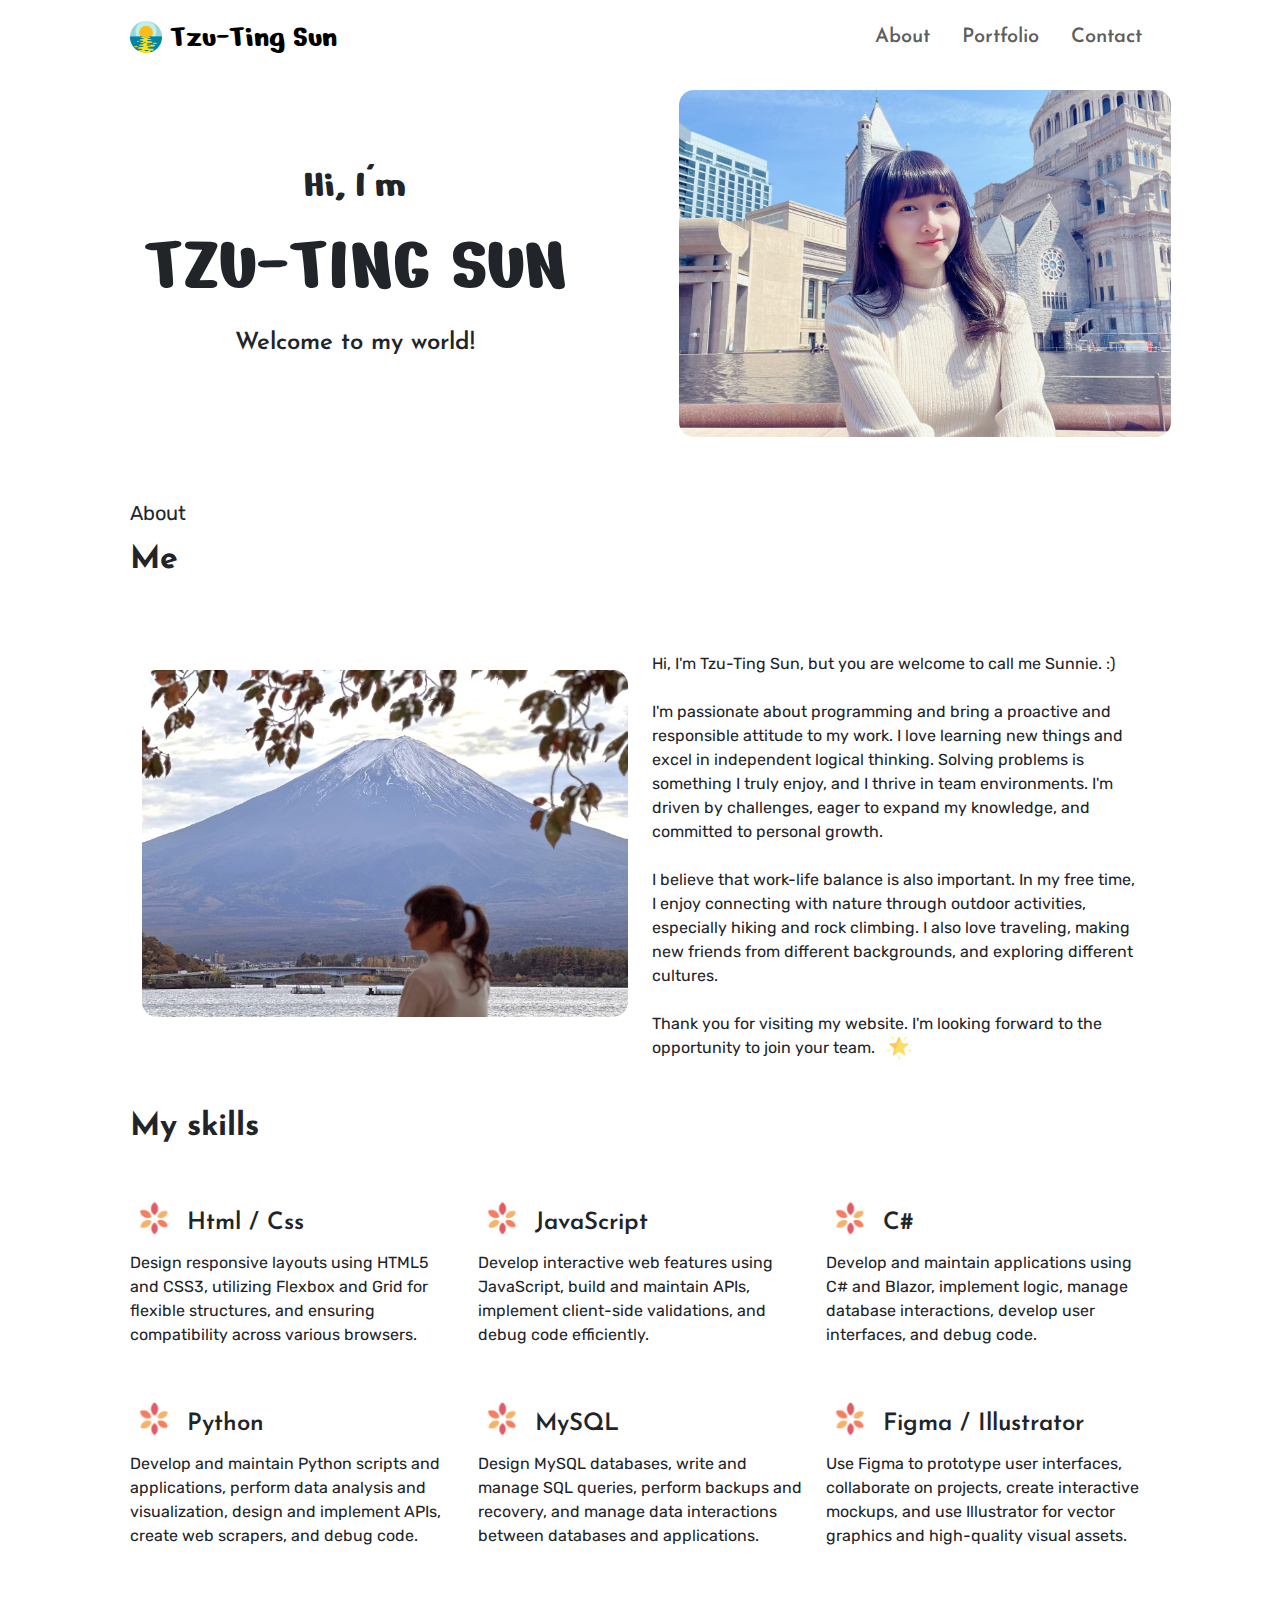
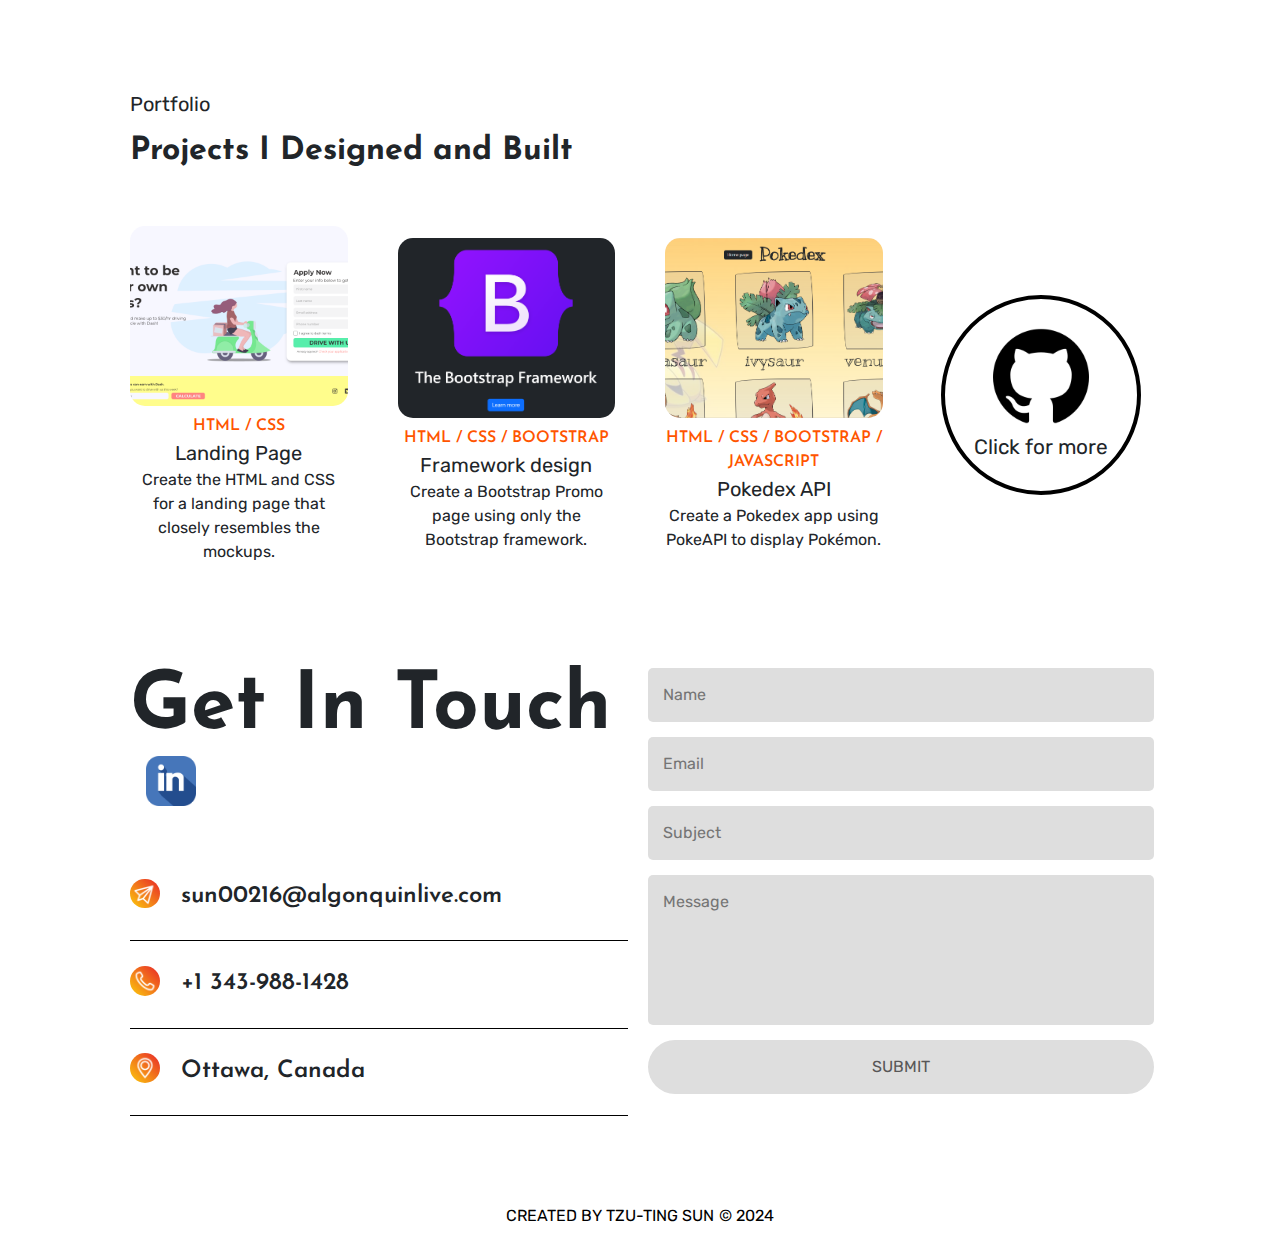
<file: index.html>
<!DOCTYPE html>
<html lang="en">

<head>
    <meta charset="UTF-8">
    <meta name="viewport" content="width=device-width, initial-scale=1.0">
    <title>Portfolio</title>
    <link rel="stylesheet" href="https://cdn.jsdelivr.net/npm/bootstrap@5.3.3/dist/css/bootstrap.min.css
  ">
    <link rel="stylesheet" href="style.css">
</head>

<body>
    <nav class="navbar navbar-expand-lg">
        <div class="container-lg">
            <img src="images/sunset.png" alt="Sunset" style="width: 2rem;" class="ms-5">
            <a class="navbar-brand ms-2 custom-font fs-2" href="#">Tzu-Ting Sun</a>
            <button class="navbar-toggler" type="button" data-bs-toggle="collapse"
                data-bs-target="#navbarSupportedContent" aria-controls="navbarSupportedContent" aria-expanded="false"
                aria-label="Toggle navigation">
                <span class="navbar-toggler-icon"></span>
            </button>
            <div class="collapse navbar-collapse" id="navbarSupportedContent">
                <ul class="navbar-nav ms-auto me-5 mb-lg-0 thiner-title-font fs-5">
                    <li class="nav-item me-3">
                        <a class="nav-link" href="#about">About</a>
                    </li>
                    <li class="nav-item me-3">
                        <a class="nav-link" href="#portfolio">Portfolio</a>
                    </li>
                    <li class="nav-item">
                        <a class="nav-link" href="#contact">Contact</a>
                    </li>
                </ul>
            </div>
        </div>
    </nav>
    <header class="p-3 text-center">
        <div class="container-lg">
            <div class="row align-items-center">
                <div class="col-lg">
                    <h1 class="custom-font">Hi, I'm</h1>
                    <h1 class="display-1 text-uppercase custom-font">Tzu-Ting Sun</h1>
                    <h4 class="mt-3 thiner-title-font">Welcome to my world!</h4>
                </div>
                <div class="col-lg align-items-center">
                    <img src="images/photo-header.jpg" alt="Photo" style="width: 90%; border-radius: 15px;">
                </div>
            </div>
        </div>
    </header>
    <main>
        <div class="container-lg">
            <section id="about" class="p-5">
                <h5 class="content-font mb-3">About</h5>
                <h2 class="fs-2 mb-5 title-font">Me</h2>
                <div class="container-lg mb-5">
                    <div class="row align-items-center">
                        <div class="col-lg">
                            <img src="images/photo-about.jpg" alt="Photo" style="width: 100%; border-radius: 15px;">
                        </div>
                        <div class="col-lg"><br>
                            <p class="content-font d-inline">Hi, I'm Tzu-Ting Sun, but you are welcome to call me
                                Sunnie. :)<br><br>I'm passionate about programming and bring a proactive and responsible
                                attitude to my work. I love learning new things and excel in independent logical
                                thinking. Solving problems is something I truly enjoy, and I thrive in team
                                environments. I'm driven by challenges, eager to expand my knowledge, and committed to
                                personal growth.
                                <br><br>I believe that work-life balance is also important. In my free time, I enjoy
                                connecting with nature through outdoor activities, especially hiking and rock climbing.
                                I also love traveling, making new friends from different backgrounds, and exploring
                                different cultures.
                                <br><br>Thank you for visiting my website. I'm looking forward to the opportunity to
                                join your team.
                            </p><img src="images/star.png" alt="Photo" style="width: 5%;" class="ms-2">
                        </div>
                    </div>
                </div>

                <h2 class="fs-2 mb-5 title-font">My skills</h2>
                <div class="row">
                    <div class="col-lg-4 col-md-6 col-sm-12 mb-5">
                        <div class="d-flex align-items-center">
                            <img src="images/leaf.png" alt="Leaf" class="mb-2" style="width: 15%;">
                            <span class="fs-4 thiner-title-font ms-2">Html / Css</span>
                        </div>
                        <p class="content-font">Design responsive layouts using HTML5 and CSS3, utilizing Flexbox and
                            Grid for flexible structures, and ensuring compatibility across various browsers.</p>
                    </div>
                    <div class="col-lg-4 col-md-6 col-sm-12 mb-5">
                        <div class="d-flex align-items-center">
                            <img src="images/leaf.png" alt="Leaf" class="mb-2" style="width: 15%;">
                            <span class="fs-4 thiner-title-font ms-2">JavaScript</span>
                        </div>
                        <p class="content-font">Develop interactive web features using JavaScript, build and maintain
                            APIs, implement client-side validations, and debug code efficiently.</p>
                    </div>
                    <div class="col-lg-4 col-md-6 col-sm-12 mb-5">
                        <div class="d-flex align-items-center">
                            <img src="images/leaf.png" alt="Leaf" class="mb-2" style="width: 15%;">
                            <span class="fs-4 thiner-title-font ms-2">C#</span>
                        </div>
                        <p class="content-font">Develop and maintain applications using C# and Blazor, implement logic,
                            manage database interactions, develop user interfaces, and debug code.</p>
                    </div>
                    <div class="col-lg-4 col-md-6 col-sm-12 mb-5">
                        <div class="d-flex align-items-center">
                            <img src="images/leaf.png" alt="Leaf" class="mb-2" style="width: 15%;">
                            <span class="fs-4 thiner-title-font ms-2">Python</span>
                        </div>
                        <p class="content-font">Develop and maintain Python scripts and applications, perform data
                            analysis and visualization, design and implement APIs, create web scrapers, and debug code.
                        </p>
                    </div>
                    <div class="col-lg-4 col-md-6 col-sm-12 mb-5">
                        <div class="d-flex align-items-center">
                            <img src="images/leaf.png" alt="Leaf" class="mb-2" style="width: 15%;">
                            <span class="fs-4 thiner-title-font ms-2">MySQL</span>
                        </div>
                        <p class="content-font">Design MySQL databases, write and manage SQL queries, perform backups
                            and recovery, and manage data interactions between databases and applications.</p>
                    </div>
                    <div class="col-lg-4 col-md-6 col-sm-12 mb-5">
                        <div class="d-flex align-items-center">
                            <img src="images/leaf.png" alt="Leaf" class="mb-2" style="width: 15%;">
                            <span class="fs-4 thiner-title-font ms-2">Figma / Illustrator</span>
                        </div>
                        <p class="content-font">Use Figma to prototype user interfaces, collaborate on projects, create
                            interactive mockups, and use Illustrator for vector graphics and high-quality visual assets.
                        </p>
                    </div>

                </div>
            </section>
            <section id="portfolio" class="p-5">
                <div class="row">
                    <div class="col mb-5">
                        <h5 class="content-font mb-3">Portfolio</h5>
                        <h2 class="fs-2 title-font">Projects I Designed and Built</h2>
                    </div>
                </div>
                <div class="project_list grid">
                    <div class="list_item g-col">
                        <a class="text-decoration-none text-dark" href="landing-page/index.html">
                            <div class="project_picture image-container">
                                <img src="images/landing_page.png" class="img-fluid custom-size" alt="project">
                            </div>
                            <div class="project_content">
                                <p class="thiner-title-font skill-set mt-2">HTML / CSS</p>
                                <p class="fs-5 content-font">Landing Page</p>
                                <p class="content-font">Create the HTML and CSS for a landing page that closely
                                    resembles the mockups. </p>
                            </div>
                        </a>
                    </div>
                    <div class="list_item g-col">
                        <a class="text-decoration-none text-dark" href="bootstrap/bootstrap.html">
                            <div class="project_picture image-container">
                                <img src="images/project_bootstrap.png" class="img-fluid custom-size" alt="project">
                            </div>
                            <div class="project_content">
                                <p class="thiner-title-font skill-set mt-2">HTML / CSS / BOOTSTRAP</p>
                                <p class="fs-5 content-font">Framework design</p>
                                <p class="content-font">Create a Bootstrap Promo page using only the Bootstrap
                                    framework.</p>
                            </div>
                        </a>
                    </div>
                    <div class="list_item g-col">
                        <a class="text-decoration-none text-dark" href="pokedex/index.html">
                            <div class="project_picture image-container">
                                <img src="images/pokedex.png" class="img-fluid custom-size" alt="project">
                            </div>
                            <div class="project_content">
                                <p class="thiner-title-font skill-set mt-2">HTML / CSS / BOOTSTRAP / JAVASCRIPT</p>
                                <p class="fs-5 content-font">Pokedex API</p>
                                <p class="content-font">Create a Pokedex app using PokeAPI to display Pokémon.</p>
                            </div>
                        </a>
                    </div>
                    <div class="list_item g-col">
                        <a href="https://github.com/sunnie0417" target="_blank"
                            style="text-decoration: none; color: inherit;">
                            <div class="github-logo-container">
                                <img src="images/github_logo.png" style="width: 50%;" alt="github-logo"
                                    class="github-logo">
                                <div class="content-font mt-2">Click for more</div>
                            </div>
                        </a>
                    </div>
                </div>
            </section>
            <section id="contact" class="p-5">
                <div class="contact-container row">
                    <div class="info-container col-lg-6 mb-3">
                        <h2 class="display-1 fw-bold title-font d-inline">Get In Touch</h2>
                        <a href="https://www.linkedin.com/in/sunnie-sun0417/" target="_blank">
                            <img src="images/linkedin-logo.png" class="mb-5 ms-3" style="width: 10%;"
                                alt="linkedin-logo">
                        </a>
                        <div class="info-email py-4">
                            <img src="images/send.png" class="rounded-5 mb-2" style="width: 6%;" alt="send">
                            <span class="fs-4 thiner-title-font ms-3">sun00216@algonquinlive.com</span>
                        </div>
                        <div class="line-1-px-height"></div>
                        <div class="info-number py-4">
                            <img src="images/phone.png" class="rounded-5 mb-2" style="width: 6%;" alt="phone">
                            <span class="fs-4 thiner-title-font ms-3">+1 343-988-1428</span>
                        </div>
                        <div class="line-1-px-height"></div>
                        <div class="info-location py-4">
                            <img src="images/location.png" class="rounded-5 mb-2" style="width: 6%;" alt="location">
                            <span class="fs-4 thiner-title-font ms-3">Ottawa, Canada</span>
                        </div>
                        <div class="line-1-px-height"></div>

                    </div>
                    <div class="email-container col-lg-6 p-2">
                        <div class="row">
                            <div class="contact-form content-font">
                                <form>
                                    <input type="text" class="input-field" placeholder="Name" required>
                                    <input type="email" class="input-field" placeholder="Email" required>
                                    <input type="text" class="input-field" placeholder="Subject" required>
                                    <textarea class="input-field" placeholder="Message" required></textarea>
                                    <button type="submit" class="submit-btn">SUBMIT</button>
                                </form>
                            </div>
                        </div>
                    </div>
                </div>
            </section>
        </div>
    </main>
    <footer class="my-bg-secondary p-4 text-black text-center">
        <span class="text-uppercase content-font">Created by Tzu-Ting Sun</span>
        <span class="content-font mx-">&copy; 2024</span>
    </footer>
    <script src="https://cdn.jsdelivr.net/npm/bootstrap@5.3.3/dist/js/bootstrap.bundle.min.js"></script>
</body>

</html>
</file>
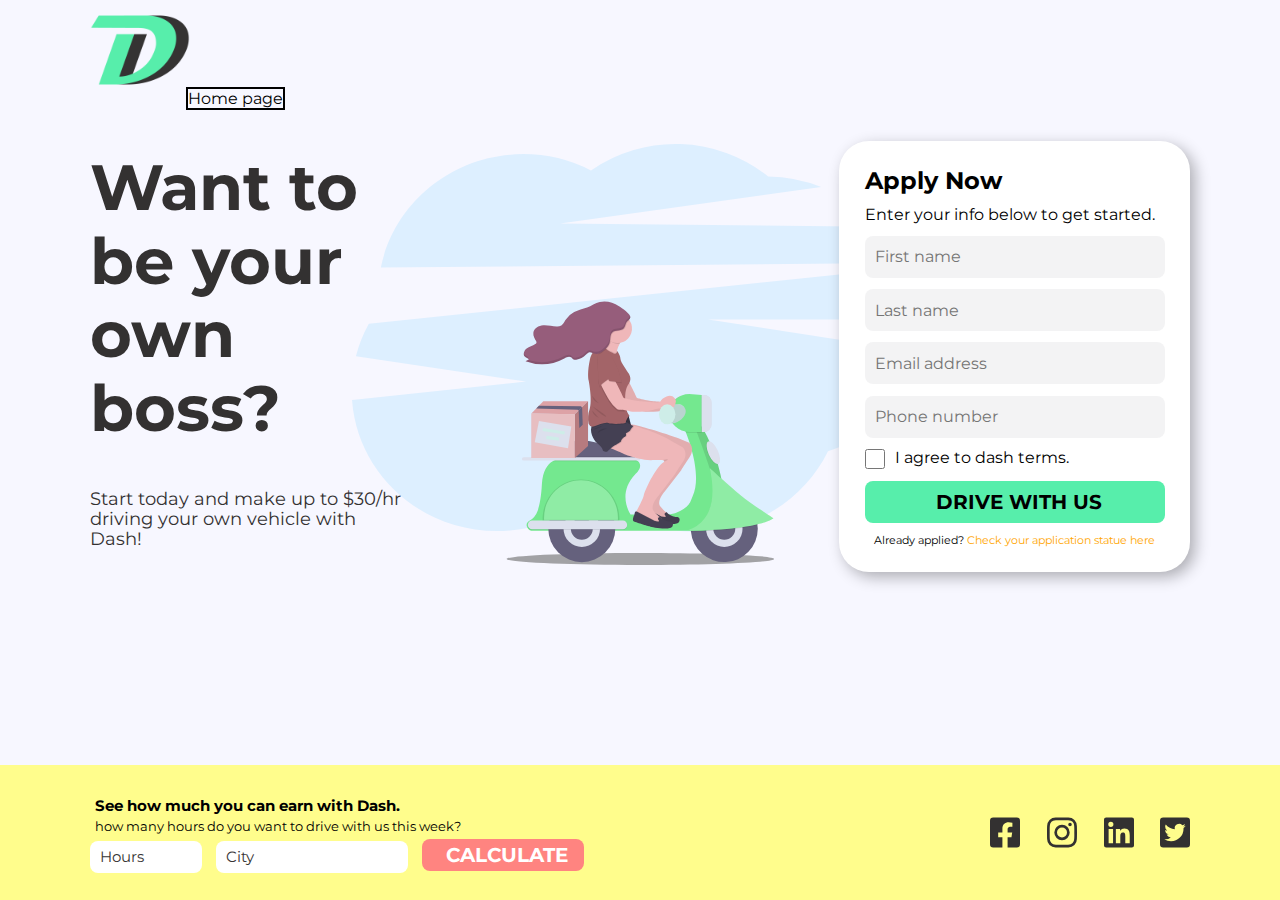
<file: landing-page/index.html>
<!DOCTYPE html>
<html lang="en">

<head>
  <meta charset="UTF-8">
  <meta name="viewport" content="width=device-width, initial-scale=1.0">
  <title>Landing Page</title>
  <link rel="stylesheet" href="style.css">
  <link rel="stylesheet" href="normalize.css">
  <link href="https://fonts.googleapis.com/css2?family=Montserrat:ital,wght@0,100..900;1,100..900&display=swap"
    rel="stylesheet">
</head>

<body>
  <header>
    <div class="logo">
      <img src="images/logo/logo.png" class="logo-icon" alt="logo">
    </div>
  </header>
  <main class="container">
    <div class="title">
      <a class="home-page" href='../index.html'>Home page</a>
      <h1>Want to be your own boss?</h1>
      <p>Start today and make up to $30/hr driving your own vehicle with Dash!</p>
    </div>
    <div class="blank">
    </div>
    <div class="form">
      <h2>Apply Now</h2>
      <p>Enter your info below to get started.</p>
      <input type="text" id="fname" name="firstname" placeholder="First name" readonly>
      <input type="text" id="lname" name="lastname" placeholder="Last name" readonly>
      <input type="text" id="email" name="email" placeholder="Email address" readonly>
      <input type="text" id="phone" name="phone" placeholder="Phone number" readonly>
      <div class="box">
        <input type="checkbox" id="check" name="check" value="check" />
        <label for="check">I agree to dash terms.</label>
      </div>
      <input type="text" id="btn" name="btn" placeholder="DRIVE WITH US" readonly>
      <p>Already applied? <a href="">Check your application statue here</a></p>
    </div>
  </main>

  <footer>
    <div class="container-cal">
      <div class="cal">
        <p>See how much you can earn with Dash.</p>
        <p>how many hours do you want to drive with us this week?</p>
        <input type="text" id="hours" name="hours" placeholder="Hours" readonly>
        <input type="text" id="city" name="city" placeholder="City" readonly>
        <input type="text" id="calculate" name="calculate" placeholder="CALCULATE" readonly>
      </div>

      <div class="icon">
        <img src="images/icons/facebook.svg" class="faceboook" alt="faceboook">
        <img src="images/icons/instagram.svg" class="instagram" alt="instagram">
        <img src="images/icons/linkedin.svg" class="linkedin" alt="linkedin">
        <img src="images/icons/twitter.svg" class="twitter" alt="twitter">
      </div>
    </div>
  </footer>
</body>

</html>
</file>
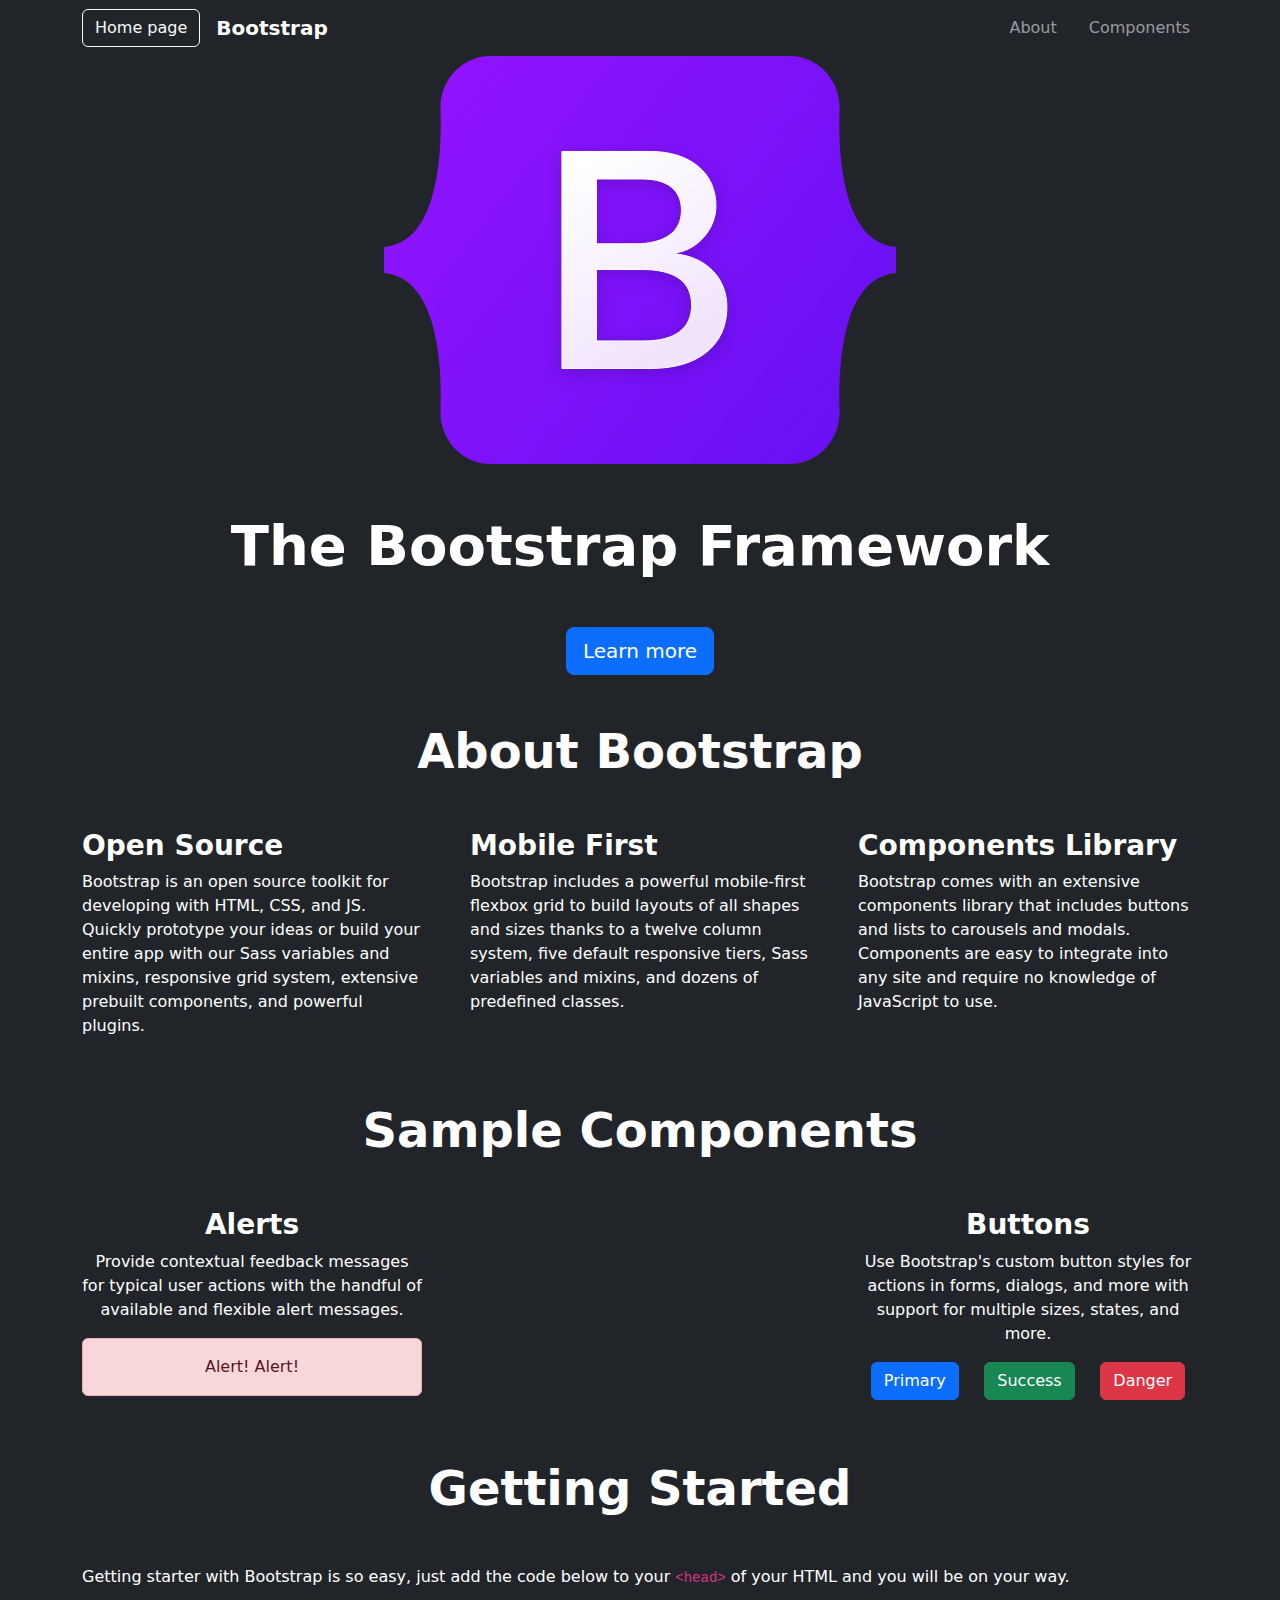
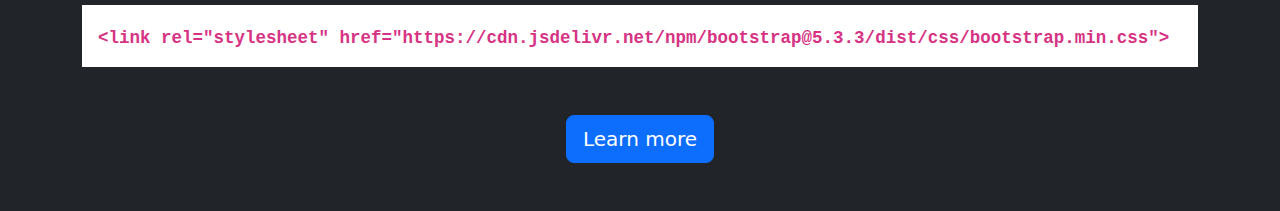
<file: bootstrap/bootstrap.html>
<!DOCTYPE html>
<html lang="en">

<head>
    <meta charset="UTF-8">
    <meta name="viewport" content="width=device-width, initial-scale=1.0">
    <title>The Bootstrap Framework</title>
    <link rel="stylesheet" href="https://cdn.jsdelivr.net/npm/bootstrap@5.3.3/dist/css/bootstrap.min.css">
</head>

<body class="bg-dark">
    <nav class="navbar navbar-expand-sm bg-dark" data-bs-theme="dark">
        <div class="container-lg container-md container-sm">
            <a class="btn btn-outline-light me-3" href='../index.html'>Home page</a>
            <a class="navbar-brand fw-bold" href="#">Bootstrap</a>
            <button class="navbar-toggler" type="button" data-bs-toggle="collapse"
                data-bs-target="#navbarSupportedContent" aria-controls="navbarSupportedContent" aria-expanded="false"
                aria-label="Toggle navigation">
                <span class="navbar-toggler-icon"></span>
            </button>
            <div class="collapse navbar-collapse" id="navbarSupportedContent">
                <ul class="navbar-nav ms-auto mb-2 mb-lg-0">
                    <li class="nav-item me-3">
                        <a class="nav-link" href="#about">About</a>
                    </li>
                    <li class="nav-item">
                        <a class="nav-link" href="#components">Components</a>
                    </li>
                </ul>
            </div>
        </div>
    </nav>
    <main>
        <header class="bg-dark text-white text-center mb-5">
            <img src="images/bootstrap-logo.svg" alt="The Bootstrap Framework logo">
            <h1 class="m-5 display-4 fw-bold">The Bootstrap Framework</h1>
            <a class="btn btn-primary btn-lg" href="https://getbootstrap.com" target="_blank">Learn more</a>
        </header>

        <section id="about" class="container-lg container-md container-sm bg-dark text-white">
            <h2 class="text-center display-5 mb-5 fw-bold">About Bootstrap</h2>
            <div class="row gx-5">
                <div class="col-lg-4 col-md-12">
                    <h3 class="fw-bold">Open Source</h3>
                    <p>Bootstrap is an open source toolkit for developing with HTML, CSS, and JS. Quickly prototype your
                        ideas or
                        build your entire app with our Sass variables and mixins, responsive grid system, extensive
                        prebuilt
                        components,
                        and powerful plugins.</p>
                </div>
                <div class="col-lg-4 col-md-12">
                    <h3 class="fw-bold">Mobile First</h3>
                    <p>Bootstrap includes a powerful mobile-first flexbox grid to build layouts of all shapes and sizes
                        thanks to
                        a
                        twelve column system, five default responsive tiers, Sass variables and mixins, and dozens of
                        predefined
                        classes.</p>
                </div>
                <div class="col-lg-4 col-md-12">
                    <h3 class="fw-bold">Components Library</h3>
                    <p>Bootstrap comes with an extensive components library that includes buttons and lists to carousels
                        and
                        modals.
                        Components are easy to integrate into any site and require no knowledge of JavaScript to use.
                    </p>
                </div>
            </div>
        </section>

        <section id="components" class="container-lg container-md container-sm bg-dark text-white mt-5">
            <h2 class="display-5 text-center mb-5 fw-bold">Sample Components</h2>
            <div class="row gx-5 justify-content-between text-center">
                <div class="col-xl-4 col-lg-5 col-md-12">
                    <h3 class="fw-bold">Alerts</h3>
                    <p>Provide contextual feedback messages for typical user actions with the handful of available and
                        flexible
                        alert
                        messages.</p>
                    <div class="alert alert-danger" role="alert">Alert! Alert!</div>
                </div>
                <div class="col-xl-4 col-lg-5 col-md-12">
                    <h3 class="fw-bold">Buttons</h3>
                    <p>Use Bootstrap's custom button styles for actions in forms, dialogs, and more with support for
                        multiple
                        sizes,
                        states, and more.</p>
                    <div class="d-flex justify-content-around">
                        <button type="button" class="btn btn-primary">Primary</button>
                        <button type="button" class="btn btn-success">Success</button>
                        <button type="button" class="btn btn-danger">Danger</button>
                    </div>
                </div>
            </div>
        </section>

        <section id="getting-started" class="container-lg container-md container-sm bg-dark text-white mt-5">
            <h2 class="display-5 text-center mb-5 fw-bold">Getting Started</h2>
            <p>Getting starter with Bootstrap is so easy, just add the code below to your <code>&lt;head&gt;</code> of
                your
                HTML and you will be on your way.</p>
            <div class="bg-white fs-5 p-3 fw-bold">
                <code>&lt;link rel="stylesheet" href="https://cdn.jsdelivr.net/npm/bootstrap@5.3.3/dist/css/bootstrap.min.css"&gt;</code>
            </div>
            <div class="text-center mt-5 mb-5">
                <a class="btn btn-primary btn-lg" href="https://getbootstrap.com" target="_blank">Learn more</a>
            </div>
        </section>
    </main>
    <script src="https://cdn.jsdelivr.net/npm/bootstrap@5.3.3/dist/js/bootstrap.bundle.min.js"></script>
</body>

</html>
</file>
<file: style.css>
@import url('https://fonts.googleapis.com/css2?family=Nerko+One&display=swap');
@import url('https://fonts.googleapis.com/css2?family=Concert+One&family=Josefin+Sans:ital,wght@0,600;1,600&family=Lilita+One&family=Nerko+One&display=swap');
@import url('https://fonts.googleapis.com/css2?family=Concert+One&family=Josefin+Sans:ital,wght@0,700;1,700&family=Lilita+One&family=Nerko+One&display=swap');
@import url('https://fonts.googleapis.com/css2?family=Rubik&display=swap');

/* :root {
  --my-color-primary: rgb(0, 0, 0);
}

.my-bg-primary {
  background-color: var(--my-color-primary);
} */

.custom-font {
  font-family: "Nerko One", cursive;
  font-weight: 400;
  font-style: normal;
}

.thiner-title-font {
  font-family: "Josefin Sans", sans-serif;
  font-optical-sizing: auto;
  font-weight: 600;
  font-style: normal;
}

.title-font {
  font-family: "Josefin Sans", sans-serif;
  font-optical-sizing: auto;
  font-weight: 700;
  font-style: normal;
}

.content-font {
  font-family: "Rubik", sans-serif;
  font-optical-sizing: auto;
  font-weight: 400;
  font-style: normal;
}

.custom-size {
  width: 300px;
  height: 180px;
  object-fit: cover;
}

.image-container {
  overflow: hidden; 
  border-radius:15px;
}
.image-container img {
  transition: transform 0.3s ease; 
}
div a:hover img {
  transform: scale(1.1); 
}

p {
  margin-bottom: 0%;
}

.github-logo-container{
  width: 200px;
  height: 200px;
  border: 4px solid black;
  border-radius: 80%;
  align-content: center;
  font-size: 130%;
}

.grid {
  display: grid;
  grid-template-columns: repeat(4, 1fr);
  gap: 50px;
  text-align: center;
  align-items: center;
  justify-items: center;
}

@media (max-width: 1200px) {
  .grid {
      grid-template-columns: repeat(3, 1fr);
  }
}

@media (max-width: 992px) {
  .grid {
      grid-template-columns: repeat(2, 1fr);
  }
}

@media (max-width: 576px) {
  .grid {
      grid-template-columns: 1fr;
  }
}

.skill-set {
  color: rgb(255, 85, 0);
}

.line-1-px-height {
  height: 1px;
  background-color: black;
  width: 100%;
}

form {
  display: flex;
  flex-direction: column;
}

.input-field {
  background-color: #dedede;
  color: #000000;
  border: 0px solid #000000;
  padding: 15px;
  margin-bottom: 15px;
  font-size: 16px;
  border-radius: 5px;
}

textarea.input-field {
  height: 150px;
  resize: none;
}

.submit-btn {
  color: #585757;
  border: 0px solid #000000;
  background-color: #dedede;
  padding: 15px;
  font-size: 16px;
  border-radius: 50px;
  cursor: pointer;
  transition: background-color 0.3s ease;
}

.submit-btn:hover {
  background-color: rgb(68, 68, 68);
  color: #ffffff;
}
</file>
<file: landing-page/style.css>
.logo {
  margin-left: 7%;
}

.logo-icon {
  width: 100px;
}

header {
  height: 10%;
}

main {
  height: 75%;
}

.home-page{
  border: 2px solid black;
  color: black;
  margin: 30%;
}

.container {
  /* border: 2px solid red; */
  display: flex;
  justify-content:space-between;
}

.container-cal {
  display: flex;
  justify-content:space-between;
}

body {
  font-family: "Montserrat", sans-serif;
  background-color: #F7F7FF;
  margin: 0;
  padding: 0;
  background-image: url("images/bg-image/scooter.svg");
  background-size: 45%;
  background-repeat: no-repeat;
  background-position: center center;
  background-position-y: 30%;
  height: 100vh;
}

.title {
  color: #333131;
  margin-left: 7%;
  width: 25%;
  font-family: "Montserrat", sans-serif;
}

.title h1 {
  font-weight: 700;
  font-size: 4rem;
}

.title p {
  font-weight: 400;
  font-size: 1.1rem;
}

.form {
  margin-top: 4%;
  margin-right: 7%;
  width: 300px;
  height: 380px;
  background-color: white;
  border-radius: 30px;
  box-shadow:rgba(0,0,0,.3) 5px 5px 15px;
  padding: 2%;
  display: flex;
  flex-direction: column;
  justify-content: space-between;
}

.form h2 {
  font-weight: 700;
  margin: 0;
  padding: 0;
}

.form p {
  margin: 0;
  padding: 0;
}

input[type=text] {
  border-radius: 8px;
  background-color: #ababac23;
  border: none;
  width: 288px;
  height: 40px;
  padding-left: 10px;
}

.box {
  display: flex;
}

input[type=checkbox] {
  width: 20px;
  height: 20px;
  margin-right: 10px;
}

#btn {
  background-color: #57EEAB;
  font-weight: bold;
  color: black;
  font-size: 20px;
  text-align: center;
}

#btn::placeholder {
  color: black;
}

.form p:nth-child(9) {
  font-size: 11px;
  text-align: center;
}

a {
  color: orange;
  text-decoration: none; 
}

footer {
  background-color: #FFFD8C;
  height: 15%;
  display: flex;
  flex-direction: column;
  justify-content: center;
}

.cal {
  padding-left: 7%;
}

.cal p{
  font-size: 15px;
  font-weight: bold;
  margin: 5px;
}

.cal p:nth-child(2) {
  font-size: 13px;
  font-weight: initial;
}

#hours {
  background-color: white;
  width: 100px;
  height: 30px;
  font-size: 15px;
  margin-right: 10px;
}

#city {
  background-color: white;
  width: 180px;
  height: 30px;
  font-size: 15px;
  margin-right: 10px;
}

#hours::placeholder, #city::placeholder {
  color: #373535;
}

#calculate {
  background-color: #FF8480;
  width: 150px;
  height: 30px;
  font-size: 20px;
}

#calculate::placeholder {
  font-weight: bold;
  color: white;
  text-align: center;
}

.icon {
  margin-right: 7%;
  display: flex;
  width: 200px;
  justify-content:space-between;
}

.icon img {
  width: 30px;
}

@media only screen and (max-width: 375px) {
  body {
    background-image: none;
    height: auto;
  }
  .container {
    display: flex;
    flex-direction: column;
    align-items: center;
  }
  .title {
    width: auto;
  }
  .title h1, .title p, .form, .icon{
    margin: 0;
  }
  .blank {
    width: 100vw;
    height: 400px;
    background-image: url("/images/bg-image/scooter.svg");
    background-repeat: no-repeat;
    background-position: center center;
  }
  .container-cal {
    display: flex;
    flex-direction: column;
    align-items: center;
    margin-bottom: 10%;
  }
  #calculate {
    width: 85%;
    margin-top: 3%;
  }
  .icon {
    margin-top: 5%;
  }
  footer {
    margin-top: 10%;
  }
}

@media only screen and (min-width: 376px) and (max-width: 769px)  {
  .logo {
    margin-left: 15%;
  }
  body {
    background-image: none;
    height: auto;
  }
  .container {
    display: flex;
    flex-direction: column;
    align-items: center;
  }
  .title {
    width: 60%;
    margin: 0%;
  }
  .title h1, .title p, .form, .icon{
    margin: 0;
  }
  .blank {
    width: 100vw;
    height: 400px;
    background-image: url("/images/bg-image/scooter.svg");
    background-repeat: no-repeat;
    background-position: center center;
  }
  .container-cal {
    display: flex;
    flex-direction: column;
    align-items: center;
    margin-bottom: 10%;
  }
  .icon, .form {
    margin-top: 5%;
  }
  footer {
    margin-top: 10%;
    padding-top: 5%;
  }
}
</file>
